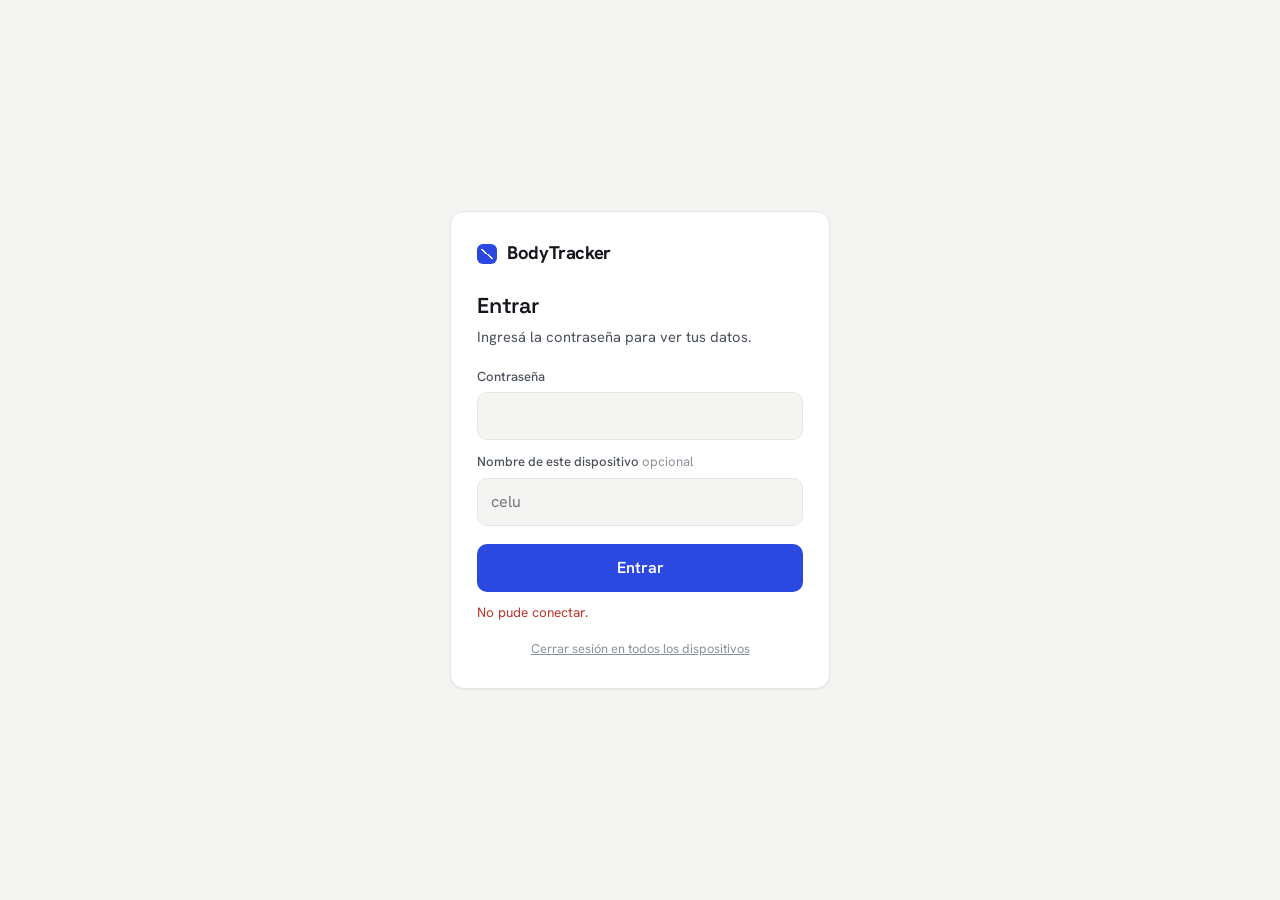
<file: index.html>
<!doctype html>
<html lang="es">
<head>
  <meta charset="utf-8" />
  <meta name="viewport" content="width=device-width, initial-scale=1" />
  <title>BodyTracker — registro de peso</title>
  <meta name="description" content="Anotá tu peso del día y seguí tu evolución. Los datos quedan en tu Google Sheet." />
  <meta name="theme-color" content="#F4F5F3" />
  <link rel="preconnect" href="https://fonts.googleapis.com" />
  <link rel="preconnect" href="https://fonts.gstatic.com" crossorigin />
  <link href="https://fonts.googleapis.com/css2?family=Hanken+Grotesk:wght@400;500;600;700&family=Space+Grotesk:wght@500;600;700&display=swap" rel="stylesheet" />
  <link rel="stylesheet" href="styles.css" />
  <link rel="icon" href="data:image/svg+xml,%3Csvg xmlns='http://www.w3.org/2000/svg' viewBox='0 0 32 32'%3E%3Crect width='32' height='32' rx='8' fill='%232B49E0'/%3E%3Cpath d='M6 21l5-6 4 3 5-8 6 6' fill='none' stroke='white' stroke-width='2.4' stroke-linecap='round' stroke-linejoin='round'/%3E%3C/svg%3E" />
</head>
<body>
  <!-- App (una vez autorizado). El acceso lo inyecta bt-core.js. -->
  <div id="appRoot" hidden>
    <header class="topbar">
      <div class="brand">
        <span class="brand-mark" aria-hidden="true"></span>
        <span class="brand-name">BodyTracker</span>
      </div>
      <div class="topbar-right">
        <p class="updated" id="updated">—</p>
        <button class="logout" id="logoutBtn" type="button" title="Olvidar este dispositivo">Salir</button>
      </div>
    </header>

    <main>
      <section class="hero" aria-labelledby="heroTitle">
        <div class="readout">
          <h1 class="readout-label" id="heroTitle">Peso actual</h1>
          <p class="readout-value">
            <span id="currentWeight">—</span><span class="unit">kg</span>
          </p>
          <p class="readout-delta" id="currentDelta">Sin datos todavía.</p>
        </div>

        <form class="log" id="logForm" novalidate>
          <h2 class="log-title">Registrar</h2>
          <div class="log-fields">
            <div class="field">
              <label for="weight">Peso (kg)</label>
              <input id="weight" name="weight" type="text" inputmode="decimal" autocomplete="off"
                     placeholder="65,4" aria-describedby="logStatus" />
            </div>
            <div class="field">
              <label for="comment">Nota <span class="opt">opcional</span></label>
              <input id="comment" name="comment" type="text" maxlength="60" autocomplete="off"
                     placeholder="post ayuno" />
            </div>
          </div>
          <button type="submit" class="save" id="saveBtn">Guardar</button>
          <p class="log-status" id="logStatus" role="status" aria-live="polite"></p>
        </form>
      </section>

      <section class="chart-panel" aria-labelledby="chartTitle">
        <div class="chart-head">
          <h2 id="chartTitle">Evolución</h2>
          <div class="range" id="range" role="group" aria-label="Rango de tiempo">
            <button type="button" data-range="30">30 días</button>
            <button type="button" data-range="90">90 días</button>
            <button type="button" data-range="all" class="is-active">Todo</button>
          </div>
        </div>
        <div class="chart-wrap" id="chartWrap">
          <svg id="chart" role="img" aria-label="Gráfico de evolución del peso"></svg>
          <div class="tooltip" id="tooltip" hidden></div>
        </div>
        <ul class="legend">
          <li><span class="k k-line"></span> peso</li>
          <li><span class="k k-avg"></span> promedio 7</li>
        </ul>
      </section>

      <section class="chart-panel" id="projPanel" aria-labelledby="projTitle">
        <div class="chart-head">
          <h2 id="projTitle">Proyección</h2>
          <button type="button" class="remeasure" id="remeasureBtn">Remedir</button>
        </div>
        <p class="proj-summary" id="projSummary">—</p>
        <div class="chart-wrap" id="projWrap">
          <svg id="projChart" role="img" aria-label="Gráfico de proyección del peso"></svg>
          <div class="tooltip" id="projTip" hidden></div>
        </div>
        <ul class="legend">
          <li><span class="k k-proj"></span> proyección</li>
          <li><span class="k k-line"></span> peso real</li>
        </ul>
      </section>

      <section class="stats" id="stats" aria-label="Resumen"></section>

      <section class="history" aria-labelledby="histTitle">
        <div class="history-head">
          <h2 id="histTitle">Historial</h2>
          <p class="history-note">Últimos registros</p>
        </div>
        <table id="historyTable">
          <thead>
            <tr><th scope="col">Fecha</th><th scope="col" class="num">Peso</th><th scope="col" class="num">Cambio</th><th scope="col">Nota</th></tr>
          </thead>
          <tbody></tbody>
        </table>
      </section>
    </main>

    <footer>
      <p>Los datos viven en tu Google Sheet. Esta página solo los muestra y agrega registros.</p>
    </footer>
  </div>

  <noscript>
    <p class="noscript">Necesitás JavaScript activado para usar BodyTracker.</p>
  </noscript>

  <script src="config.js?v=20261011"></script>
  <script src="bt-core.js?v=20261011"></script>
  <script src="proyeccion.js?v=20261011"></script>
  <script src="app.js?v=20261011"></script>
</body>
</html>
</file>
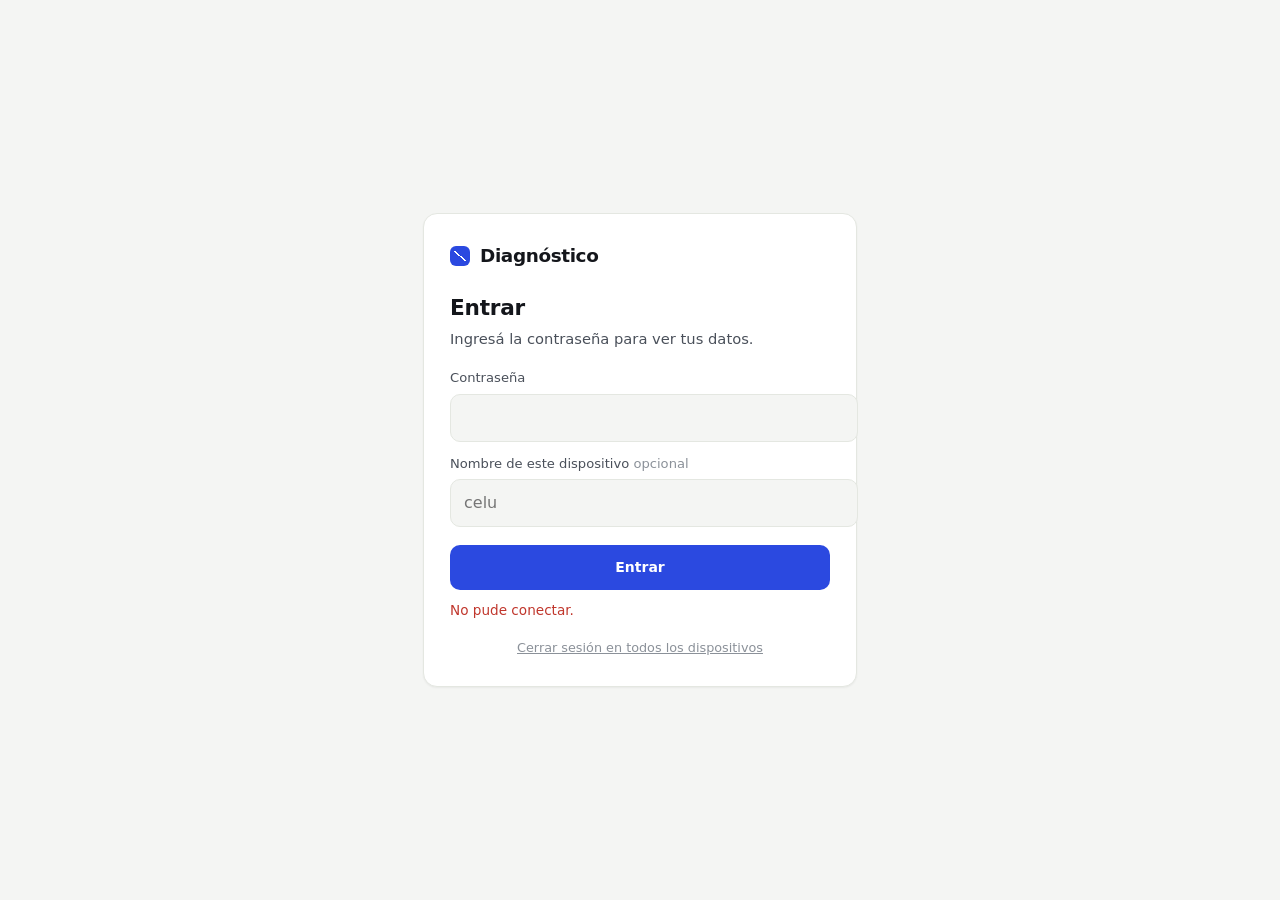
<file: debug.html>
<!doctype html>
<html lang="es">
<head>
<meta charset="utf-8" />
<meta name="viewport" content="width=device-width, initial-scale=1" />
<title>BodyTracker — diagnóstico</title>
<style>
  body { font: 14px/1.5 system-ui, -apple-system, Segoe UI, sans-serif; margin: 0; padding: 20px; background: #f4f5f3; color: #14161b; }
  h1 { font-size: 1.15rem; margin: 0 0 6px; }
  p { margin: 0 0 14px; color: #444; }
  pre { background: #fff; border: 1px solid #e4e7e1; border-radius: 10px; padding: 14px; overflow: auto; white-space: pre-wrap; word-break: break-word; }
  .ok { color: #17692f; } .err { color: #a3121f; }
</style>
</head>
<body>
  <h1>Diagnóstico BodyTracker</h1>
  <p id="msg">Conectando con el motor…</p>
  <pre id="out">…</pre>

  <script src="config.js"></script>
  <script src="bt-core.js"></script>
  <script>
    (function () {
      var out = document.getElementById("out");
      var msg = document.getElementById("msg");
      function show(o) { out.textContent = (typeof o === "string") ? o : JSON.stringify(o, null, 2); }

      function parseLikeApp(e) {
        // Misma lógica que app.js (normalize), para comparar.
        function toNum(v) { if (v == null) return null; var n = parseFloat(String(v).replace(",", ".")); return isNaN(n) ? null : n; }
        function fmtFecha(v) {
          if (v == null) return "";
          if (Object.prototype.toString.call(v) === "[object Date]") {
            var d = v, dd = String(d.getDate()), mm = String(d.getMonth() + 1);
            return (dd.length < 2 ? "0" + dd : dd) + "/" + (mm.length < 2 ? "0" + mm : mm) + "/" + d.getFullYear();
          }
          var s = String(v).trim(), iso = s.match(/^(\d{4})-(\d{2})-(\d{2})/);
          if (iso) return iso[3] + "/" + iso[2] + "/" + iso[1];
          return s;
        }
        var peso = toNum(e.peso); if (peso == null) return null;
        var fecha = fmtFecha(e.fecha), hora = e.hora == null ? "" : String(e.hora);
        var parts = fecha.split("/"), t = null;
        if (parts.length === 3) {
          var hm = hora.split(":");
          var hh = (hm[0] === "" || hm[0] === undefined) ? 12 : (+hm[0] || 0);
          var d = new Date(+parts[2], +parts[1] - 1, +parts[0], hh, +hm[1] || 0);
          t = isNaN(d.getTime()) ? null : d.getTime();
        }
        return { t: t, fecha: fecha, hora: hora, peso: peso };
      }

      bt.init({
        brand: "Diagnóstico",
        onLocked: function () { msg.textContent = "Sin acceso: iniciá sesión en la app y recargá esta página."; },
        onReady: function () {
          msg.textContent = "Consultando dominio pesos…";
          bt.query("pesos", { limite: 500 }).then(function (res) {
            if (!res || !res.ok) { msg.innerHTML = '<span class="err">Error: ' + ((res && res.error) || "?") + '</span>'; show(res); return; }
            var f = res.filas || [];
            var parsed = f.map(parseLikeApp).filter(Boolean).sort(function (a, b) { return a.t - b.t; });
            var last = parsed[parsed.length - 1], prev = parsed[parsed.length - 2];
            msg.innerHTML = '<span class="ok">Total filas devueltas: ' + f.length + ' · filas que la app puede ordenar: ' + parsed.length + '</span>';
            show({
              filas_del_motor: f.length,
              filas_que_usa_la_app: parsed.length,
              primeras3_crudas: f.slice(0, 3),
              ultimas3_crudas: f.slice(-3),
              app_ultimo: last && { fecha: last.fecha, peso: last.peso },
              app_anterior: prev && { fecha: prev.fecha, peso: prev.peso },
              app_dias_entre_ultimos: (last && prev) ? Math.round((last.t - prev.t) / 86400000) : null
            });
          }).catch(function (e) { msg.innerHTML = '<span class="err">Falló la consulta: ' + e + '</span>'; });
        }
      });
    })();
  </script>
</body>
</html>
</file>
<file: styles.css>
/* BodyTracker — concepto "plotter": papel, tinta y un solo acento. */

:root {
  --bg: #f4f5f3;
  --panel: #ffffff;
  --ink: #14161b;
  --ink-2: #4a505a;
  --muted: #8b9199;
  --line: #e4e7e1;
  --grid: #eceee9;
  --accent: #2b49e0;
  --accent-ink: #ffffff;
  --accent-tint: #e9ecfb;
  --danger: #c0362c;
  --ok: #1f7a4d;
  --radius: 14px;
  --maxw: 1060px;
  --font-display: "Space Grotesk", system-ui, sans-serif;
  --font-body: "Hanken Grotesk", system-ui, -apple-system, Segoe UI, sans-serif;
  --shadow: 0 1px 2px rgba(20, 22, 27, 0.04);
}

* { box-sizing: border-box; }

html { -webkit-text-size-adjust: 100%; }

body {
  margin: 0;
  background: var(--bg);
  color: var(--ink);
  font-family: var(--font-body);
  font-size: 16px;
  line-height: 1.5;
  font-feature-settings: "tnum" 1;
}

h1, h2 { margin: 0; font-family: var(--font-display); font-weight: 600; letter-spacing: -0.01em; }

.num, .readout-value, .stat-value { font-variant-numeric: tabular-nums; }

/* ───────────────── Topbar ───────────────── */
.topbar {
  max-width: var(--maxw);
  margin: 0 auto;
  padding: 22px 24px 8px;
  display: flex;
  align-items: baseline;
  justify-content: space-between;
  gap: 16px;
}
.brand { display: flex; align-items: center; gap: 10px; }
.brand-mark {
  width: 20px; height: 20px; border-radius: 6px;
  background: var(--accent);
  position: relative;
}
.brand-mark::after {
  content: ""; position: absolute; inset: 5px 4px;
  background:
    linear-gradient(to top right, transparent 46%, #fff 46%, #fff 54%, transparent 54%);
}
.brand-name { font-family: var(--font-display); font-weight: 700; letter-spacing: -0.02em; font-size: 1.15rem; }
.updated { margin: 0; color: var(--muted); font-size: 0.82rem; }
.topbar-right { display: flex; align-items: center; gap: 14px; }
.logout {
  font: inherit; font-size: 0.82rem; color: var(--ink-2);
  background: none; border: 1px solid var(--line); border-radius: 999px;
  padding: 5px 12px; cursor: pointer;
}
.logout:hover { border-color: var(--muted); color: var(--ink); }
.logout:focus-visible { outline: 2px solid var(--accent); outline-offset: 1px; }

/* ───────────────── Layout ───────────────── */
main {
  max-width: var(--maxw);
  margin: 0 auto;
  padding: 8px 24px 48px;
  display: grid;
  gap: 20px;
}

/* ───────────────── Hero ───────────────── */
.hero {
  display: grid;
  grid-template-columns: 1.35fr 1fr;
  gap: 20px;
  align-items: stretch;
}

.readout {
  padding: 26px 28px;
  background: var(--panel);
  border: 1px solid var(--line);
  border-radius: var(--radius);
  box-shadow: var(--shadow);
  display: flex;
  flex-direction: column;
  justify-content: center;
}
.readout-label { font-size: 0.9rem; font-weight: 500; color: var(--ink-2); }
.readout-value {
  display: flex; align-items: baseline; gap: 8px;
  margin: 6px 0 10px;
  font-family: var(--font-display);
  font-weight: 700;
  font-size: clamp(3.4rem, 11vw, 5.4rem);
  line-height: 0.95;
  letter-spacing: -0.03em;
}
.readout-value .unit { font-size: 0.28em; font-weight: 600; color: var(--muted); letter-spacing: 0; }
.readout-delta { margin: 0; color: var(--ink-2); font-size: 0.95rem; }
.readout-delta .up { color: var(--danger); }
.readout-delta .down { color: var(--ok); }

.log {
  padding: 22px 22px 20px;
  background: var(--panel);
  border: 1px solid var(--line);
  border-radius: var(--radius);
  box-shadow: var(--shadow);
}
.log-title { font-size: 0.9rem; font-weight: 500; color: var(--ink-2); margin-bottom: 14px; }
.log-fields { display: grid; gap: 12px; }
.field { display: grid; gap: 6px; }
.field label { font-size: 0.82rem; color: var(--ink-2); font-weight: 500; }
.field label .opt { color: var(--muted); font-weight: 400; }
.field input {
  width: 100%;
  padding: 11px 13px;
  font: inherit;
  font-size: 1rem;
  color: var(--ink);
  background: var(--bg);
  border: 1px solid var(--line);
  border-radius: 10px;
  transition: border-color 0.15s, background 0.15s;
}
.field input::placeholder { color: var(--muted); }
.field input:focus { outline: none; border-color: var(--accent); background: var(--panel); box-shadow: 0 0 0 3px var(--accent-tint); }
.save {
  margin-top: 14px;
  width: 100%;
  padding: 12px 16px;
  font: inherit;
  font-weight: 600;
  color: var(--accent-ink);
  background: var(--accent);
  border: none;
  border-radius: 10px;
  cursor: pointer;
  transition: transform 0.08s, background 0.15s;
}
.save:hover { background: #2039c4; }
.save:active { transform: translateY(1px); }
.save:disabled { opacity: 0.55; cursor: default; }
.save:focus-visible { outline: 2px solid var(--ink); outline-offset: 2px; }
.log-status { margin: 10px 0 0; min-height: 1.1em; font-size: 0.85rem; color: var(--ink-2); }
.log-status.is-error { color: var(--danger); }
.log-status.is-ok { color: var(--ok); }

/* ───────────────── Chart ───────────────── */
.chart-panel {
  padding: 22px 22px 16px;
  background: var(--panel);
  border: 1px solid var(--line);
  border-radius: var(--radius);
  box-shadow: var(--shadow);
}
.chart-head { display: flex; align-items: center; justify-content: space-between; gap: 16px; margin-bottom: 12px; }
.chart-head h2 { font-size: 1.05rem; }
.range { display: inline-flex; background: var(--bg); border: 1px solid var(--line); border-radius: 999px; padding: 3px; }
.range button {
  font: inherit; font-size: 0.82rem; color: var(--ink-2);
  background: none; border: none; border-radius: 999px;
  padding: 5px 12px; cursor: pointer;
}
.range button.is-active { background: var(--panel); color: var(--ink); font-weight: 600; box-shadow: var(--shadow); }
.range button:focus-visible { outline: 2px solid var(--accent); outline-offset: 1px; }
.remeasure {
  font: inherit; font-size: 0.85rem; font-weight: 600;
  color: var(--accent-ink); background: var(--accent);
  border: none; border-radius: 999px; padding: 7px 16px; cursor: pointer;
}
.remeasure:hover { background: #2039c4; }
.remeasure:focus-visible { outline: 2px solid var(--ink); outline-offset: 2px; }
.proj-summary { margin: 0 2px 12px; color: var(--ink-2); font-size: 0.92rem; }
.k-proj { background: #7a3fd1; background-image: linear-gradient(90deg, #7a3fd1 60%, transparent 0); background-size: 6px 100%; }

.chart-wrap { position: relative; }
#chart { display: block; width: 100%; height: auto; }
.chart-empty { fill: var(--muted); font-family: var(--font-body); font-size: 14px; }

.legend { list-style: none; display: flex; gap: 20px; margin: 10px 2px 0; padding: 0; color: var(--ink-2); font-size: 0.82rem; }
.legend li { display: flex; align-items: center; gap: 7px; }
.k { width: 16px; height: 3px; border-radius: 2px; display: inline-block; }
.k-line { background: var(--accent); }
.k-avg { background: var(--ink); background-image: linear-gradient(90deg, var(--ink) 60%, transparent 0); background-size: 6px 100%; }

.tooltip {
  position: absolute;
  top: 0; left: 0;
  transform: translate(-50%, -110%);
  background: var(--ink);
  color: #fff;
  border-radius: 8px;
  padding: 7px 10px;
  font-size: 0.78rem;
  line-height: 1.35;
  white-space: nowrap;
  pointer-events: none;
  box-shadow: 0 6px 18px rgba(20, 22, 27, 0.25);
  z-index: 3;
}
.tooltip b { font-weight: 600; }
.tooltip .tt-avg { color: #c7ccd6; }

/* ───────────────── Stats ───────────────── */
.stats {
  display: grid;
  grid-template-columns: repeat(4, 1fr);
  background: var(--panel);
  border: 1px solid var(--line);
  border-radius: var(--radius);
  box-shadow: var(--shadow);
  overflow: hidden;
}
.stat { padding: 18px 22px; border-left: 1px solid var(--line); }
.stat:first-child { border-left: none; }
.stat-label { font-size: 0.8rem; color: var(--muted); }
.stat-value { font-family: var(--font-display); font-weight: 600; font-size: 1.6rem; letter-spacing: -0.02em; margin-top: 2px; }
.stat-value .u { font-size: 0.55em; color: var(--muted); font-weight: 600; margin-left: 3px; }

/* ───────────────── History ───────────────── */
.history { margin-top: 6px; }
.history-head { display: flex; align-items: baseline; justify-content: space-between; gap: 16px; margin-bottom: 10px; }
.history-head h2 { font-size: 1.05rem; }
.history-note { margin: 0; color: var(--muted); font-size: 0.82rem; }
table { width: 100%; border-collapse: collapse; }
th, td { text-align: left; padding: 11px 12px; border-bottom: 1px solid var(--line); font-size: 0.92rem; }
th { font-size: 0.78rem; font-weight: 600; color: var(--muted); }
td.num, th.num { text-align: right; }
td.w { font-family: var(--font-display); font-weight: 600; }
td .up { color: var(--danger); }
td .down { color: var(--ok); }
tbody tr:hover { background: var(--panel); }
td.nota { color: var(--ink-2); }
td .dash { color: var(--muted); }

/* ───────────────── Footer ───────────────── */
footer {
  max-width: var(--maxw);
  margin: 0 auto;
  padding: 0 24px 40px;
  color: var(--muted);
  font-size: 0.82rem;
}
footer p { margin: 0; }

.noscript { max-width: var(--maxw); margin: 0 auto; padding: 24px; color: var(--danger); }

[hidden] { display: none !important; }

/* ───────────────── Pantalla de acceso ───────────────── */
/* La maneja bt-core.js (clases .bt-*): así el gate es igual en todas las apps. */

/* ───────────────── Motion ───────────────── */
@media (prefers-reduced-motion: no-preference) {
  .hero, .chart-panel, .stats {
    animation: rise 0.5s cubic-bezier(0.2, 0.7, 0.2, 1) both;
  }
  .chart-panel { animation-delay: 0.06s; }
  .stats { animation-delay: 0.12s; }
  @keyframes rise { from { opacity: 0; transform: translateY(8px); } to { opacity: 1; transform: none; } }
}

/* ───────────────── Responsive ───────────────── */
@media (max-width: 760px) {
  .hero { grid-template-columns: 1fr; }
  .stats { grid-template-columns: 1fr 1fr; }
  .stat { border-left: none; border-top: 1px solid var(--line); }
  .stat:nth-child(-n+2) { border-top: none; }
  .stat:nth-child(even) { border-left: 1px solid var(--line); }
  .readout-value { font-size: clamp(3.2rem, 16vw, 5rem); }
  th:nth-child(4), td:nth-child(4) { display: none; }
  .history-note { display: none; }
}
</file>
